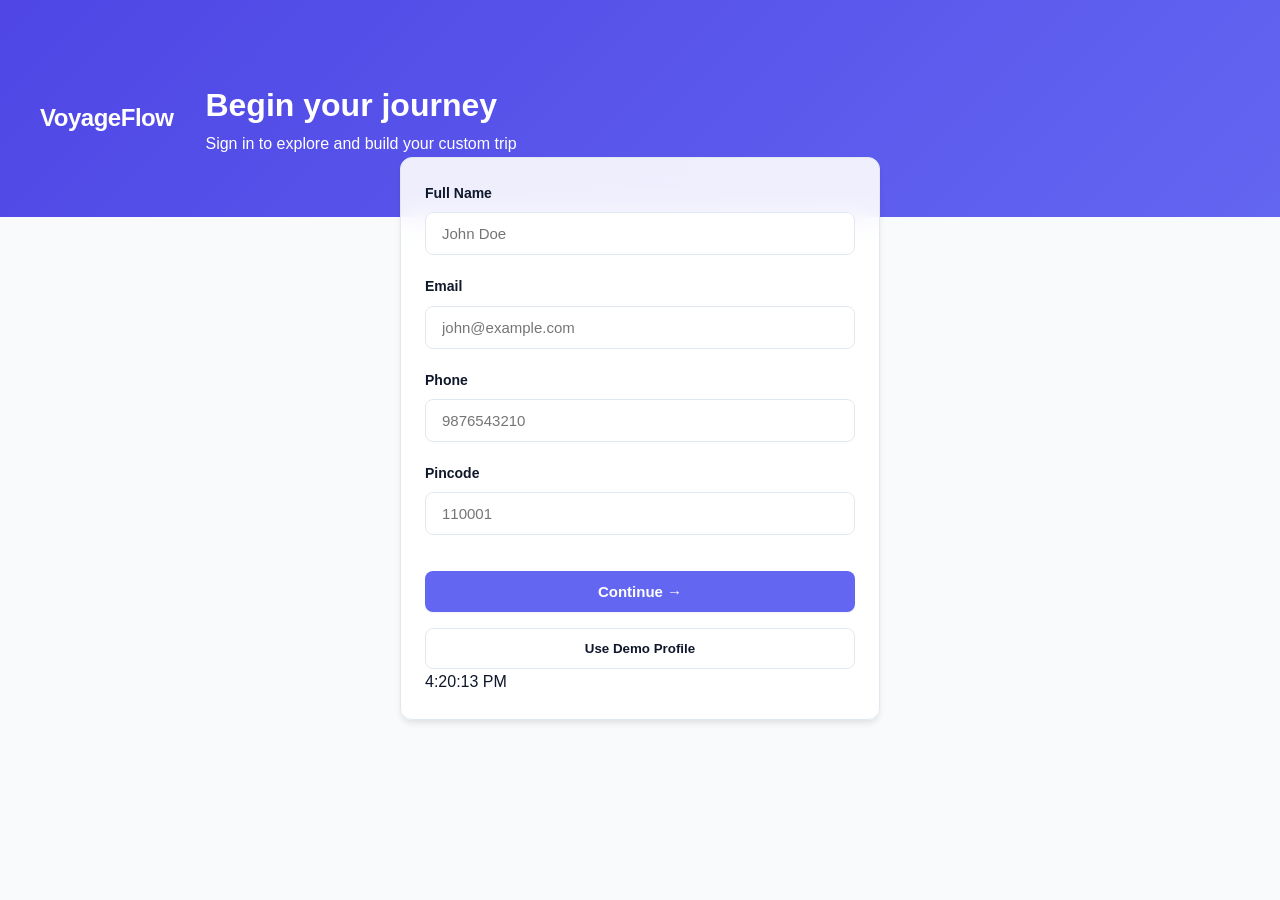
<file: index.html>
<!DOCTYPE html>
<html lang="en">
<head>
  <meta charset="utf-8" />
  <meta name="viewport" content="width=device-width,initial-scale=1" />
  <title>VoyageFlow — Register</title>
  <link rel="stylesheet" href="assets/styles.css">
</head>
<body class="page page-center">

  <div class="parallax-bg"></div>

  <header class="landing-hero fade-in">
    <div class="hero-inner fade-seq">
      <div class="brand">VoyageFlow</div>
      <div>
        <h1 class="title-xl">Begin your journey</h1>
        <p class="muted">Sign in to explore and build your custom trip</p>
      </div>
    </div>
  </header>

  <main class="card glass-card rise fade-up fade-seq">
    <form id="registerForm" autocomplete="off" onsubmit="return false;">

      <div class="form-row">
        <label for="nameInput">Full Name</label>
        <input id="nameInput" type="text" placeholder="John Doe">
        <div id="nameError" class="error"></div>
      </div>

      <div class="form-row">
        <label for="emailInput">Email</label>
        <input id="emailInput" type="email" placeholder="john@example.com">
        <div id="emailError" class="error"></div>
      </div>

      <div class="form-row">
        <label for="phoneInput">Phone</label>
        <input id="phoneInput" maxlength="10" placeholder="9876543210">
        <div id="phoneError" class="error"></div>
      </div>

      <div class="form-row">
        <label for="pincodeInput">Pincode</label>
        <input id="pincodeInput" maxlength="6" placeholder="110001">
        <div id="pincodeError" class="error"></div>
      </div>

      <button id="continueBtn" class="btn-primary full">Continue →</button>
      <button id="demoBtn" class="btn-secondary full">Use Demo Profile</button>

      <div id="clock" class="muted clock"></div>
    </form>
  </main>

  <script src="assets/shared.js"></script>
  <script src="assets/register.js"></script>
</body>
</html>
</file>
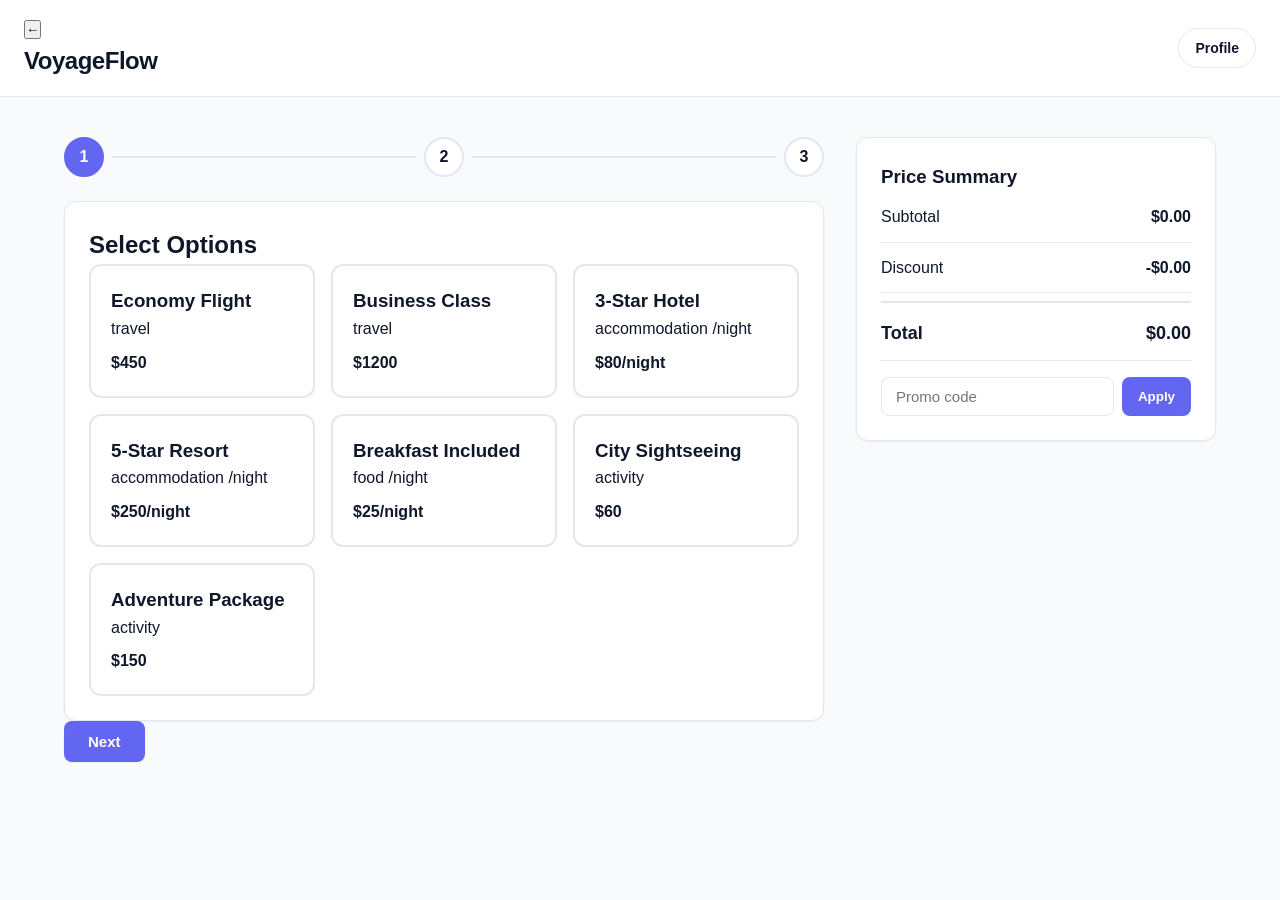
<file: calculator.html>
<!DOCTYPE html>
<html lang="en">
<head>
  <meta charset="utf-8" />
  <meta name="viewport" content="width=device-width,initial-scale=1" />
  <title>VoyageFlow — Builder</title>
  <link rel="stylesheet" href="assets/styles.css">
</head>
<body class="page">

  <nav class="nav glass-nav fade-in">
    <div class="nav-left">
      <button class="back-btn" id="backBtn">←</button>
      <div class="brand">VoyageFlow</div>
    </div>
    <div class="nav-right">
      <div id="profileNameCalc" class="profile-pill">Profile</div>
    </div>
  </nav>

  <main class="builder-layout fade-seq">

    <section class="builder-left">
      <div class="stepper">
        <div class="dot active" id="dot1">1</div>
        <div class="line"></div>
        <div class="dot" id="dot2">2</div>
        <div class="line"></div>
        <div class="dot" id="dot3">3</div>
      </div>

      <div id="step1" class="step-box">
        <h2>Select Options</h2>
        <div id="optionsGrid" class="option-grid"></div>
      </div>

      <div id="step2" class="step-box hidden">
        <h2>Trip Details</h2>

        <div class="form-row">
          <label>Start Date</label>
          <input id="startDate" type="date">
        </div>

        <div class="form-row">
          <label>End Date</label>
          <input id="endDate" type="date">
        </div>

        <div class="form-row">
          <label>Travelers</label>
          <div class="counter">
            <button id="travMinus">−</button>
            <div id="travelerCount">1</div>
            <button id="travPlus">+</button>
          </div>
        </div>
      </div>

      <div id="step3" class="step-box hidden">
        <h2>Review</h2>
        <div id="reviewList" class="review"></div>
      </div>

      <div class="action-row">
        <button id="prevBtn" class="btn-secondary hidden">Previous</button>
        <button id="nextBtn" class="btn-primary disabled">Next</button>
        <button id="confirmBtn" class="btn-primary hidden">Confirm</button>
      </div>
    </section>

    <aside class="builder-right glass-card slide-in">
      <h3>Price Summary</h3>

      <div class="summary-row">
        <span>Subtotal</span><strong id="subtotal">$0.00</strong>
      </div>

      <div class="summary-row hidden" id="discountRow">
        <span>Discount</span><strong id="discountAmt">-$0.00</strong>
      </div>

      <div class="summary-row total">
        <span>Total</span><strong id="total">$0.00</strong>
      </div>

      <div class="promo">
        <input id="promoInput" placeholder="Promo code">
        <button id="applyPromoBtn" class="btn-secondary">Apply</button>
      </div>
    </aside>

  </main>

  <div id="confirmModal" class="modal hidden">
    <div class="modal-box pop">
      <h2>Booking Confirmed</h2>
      <p id="modalSummary" class="muted"></p>
      <button id="finishBtn" class="btn-primary full">Back to Explore</button>
    </div>
  </div>

  <script src="assets/shared.js"></script>
  <script src="assets/calculator.js"></script>
</body>
</html>
</file>
<file: assets/styles.css>
:root{
  --accent1:#4f46e5;
  --accent2:#6366f1;
  --accent3:#818cf8;
  --bg:#f8fafc;
  --card:#ffffff;
  --glass:rgba(255,255,255,0.9);
  --muted:#64748b;
  --text:#0f172a;
  --border:#e2e8f0;
  --radius:12px;
  --shadow-sm:0 1px 2px 0 rgba(0,0,0,0.05);
  --shadow-md:0 4px 6px -1px rgba(0,0,0,0.1);
  --shadow-lg:0 10px 15px -3px rgba(0,0,0,0.1);
  --shadow-xl:0 20px 25px -5px rgba(0,0,0,0.1);
  --transition-fast:150ms cubic-bezier(0.4,0,0.2,1);
  --transition-base:200ms cubic-bezier(0.4,0,0.2,1);
  --transition-slow:300ms cubic-bezier(0.4,0,0.2,1);
}

*{
  box-sizing:border-box;
  margin:0;
  padding:0;
}

body{
  font-family:-apple-system,BlinkMacSystemFont,'Segoe UI',Roboto,'Helvetica Neue',Arial,sans-serif;
  background:var(--bg);
  color:var(--text);
  line-height:1.6;
  -webkit-font-smoothing:antialiased;
  -moz-osx-font-smoothing:grayscale;
}

/* Simple, professional animations */
@keyframes fadeIn{
  from{opacity:0}
  to{opacity:1}
}

@keyframes slideUp{
  from{
    opacity:0;
    transform:translateY(12px);
  }
  to{
    opacity:1;
    transform:translateY(0);
  }
}

@keyframes scaleIn{
  from{
    opacity:0;
    transform:scale(0.96);
  }
  to{
    opacity:1;
    transform:scale(1);
  }
}

.page > *{
  animation:fadeIn var(--transition-slow) ease-out;
}

.fade-seq>*{
  opacity:0;
  animation:slideUp 400ms ease-out forwards;
}
.fade-seq>*:nth-child(1){animation-delay:50ms}
.fade-seq>*:nth-child(2){animation-delay:100ms}
.fade-seq>*:nth-child(3){animation-delay:150ms}
.fade-seq>*:nth-child(4){animation-delay:200ms}
.fade-seq>*:nth-child(5){animation-delay:250ms}

/* Hero Section */
.landing-hero{
  padding:80px 24px 60px;
  background:linear-gradient(135deg,var(--accent1) 0%,var(--accent2) 100%);
  color:white;
  display:flex;
  justify-content:center;
  position:relative;
}

.hero-inner{
  max-width:1200px;
  width:100%;
  display:flex;
  gap:32px;
  align-items:center;
}

.brand{
  font-weight:700;
  font-size:24px;
  letter-spacing:-0.02em;
}

/* Cards */
.card{
  max-width:480px;
  margin:-60px auto 32px;
  background:var(--card);
  border-radius:var(--radius);
  padding:32px;
  box-shadow:var(--shadow-xl);
  border:1px solid var(--border);
  animation:slideUp 400ms ease-out;
}

.glass-card{
  background:var(--glass);
  backdrop-filter:blur(12px);
  border-radius:var(--radius);
  padding:24px;
  box-shadow:var(--shadow-md);
  border:1px solid var(--border);
}

/* Forms */
.form-row{
  margin-bottom:20px;
}

label{
  font-weight:600;
  font-size:14px;
  margin-bottom:8px;
  display:block;
  color:var(--text);
}

input,textarea{
  width:100%;
  padding:12px 16px;
  border-radius:8px;
  border:1px solid var(--border);
  background:white;
  font-size:15px;
  transition:border-color var(--transition-base),box-shadow var(--transition-base);
}

input:focus,textarea:focus{
  outline:none;
  border-color:var(--accent2);
  box-shadow:0 0 0 3px rgba(99,102,241,0.1);
}

.error{
  color:#dc2626;
  font-size:13px;
  margin-top:6px;
}

/* Buttons */
.btn-primary{
  background:var(--accent2);
  color:white;
  padding:12px 24px;
  border-radius:8px;
  border:none;
  font-weight:600;
  font-size:15px;
  cursor:pointer;
  transition:all var(--transition-base);
  box-shadow:var(--shadow-sm);
}

.btn-primary:hover{
  background:var(--accent1);
  box-shadow:var(--shadow-md);
  transform:translateY(-1px);
}

.btn-primary:active{
  transform:translateY(0);
  box-shadow:var(--shadow-sm);
}

.btn-primary:disabled{
  opacity:0.5;
  cursor:not-allowed;
  transform:none;
}

.btn-secondary{
  background:white;
  color:var(--text);
  border:1px solid var(--border);
  padding:12px 24px;
  border-radius:8px;
  font-weight:600;
  cursor:pointer;
  transition:all var(--transition-base);
}

.btn-secondary:hover{
  border-color:var(--accent2);
  color:var(--accent2);
  box-shadow:var(--shadow-sm);
}

.full{
  width:100%;
  margin-top:16px;
}

/* Navigation */
.nav{
  display:flex;
  align-items:center;
  justify-content:space-between;
  padding:16px 24px;
  background:rgba(255,255,255,0.95);
  backdrop-filter:blur(10px);
  position:sticky;
  top:0;
  z-index:50;
  border-bottom:1px solid var(--border);
  transition:box-shadow var(--transition-base);
}

.nav.scrolled{
  box-shadow:var(--shadow-md);
}

.search{
  padding:10px 16px;
  border-radius:8px;
  border:1px solid var(--border);
  min-width:240px;
}

.profile-pill{
  background:white;
  padding:8px 16px;
  border-radius:9999px;
  border:1px solid var(--border);
  font-weight:600;
  font-size:14px;
  transition:all var(--transition-base);
}

.profile-pill:hover{
  border-color:var(--accent2);
  color:var(--accent2);
}

/* Grid Sections */
.grid-section{
  max-width:1200px;
  margin:40px auto;
  padding:0 24px;
}

.header-row{
  display:flex;
  align-items:center;
  justify-content:space-between;
  flex-wrap:wrap;
  margin-bottom:24px;
}

.filter-row{
  display:flex;
  gap:8px;
  flex-wrap:wrap;
}

.chip{
  padding:8px 16px;
  border-radius:9999px;
  background:white;
  border:1px solid var(--border);
  cursor:pointer;
  font-weight:600;
  font-size:14px;
  transition:all var(--transition-base);
}

.chip:hover{
  border-color:var(--accent2);
  background:rgba(99,102,241,0.05);
}

.chip.active{
  background:var(--accent2);
  color:white;
  border-color:var(--accent2);
}

.cards-grid{
  display:grid;
  grid-template-columns:repeat(auto-fill,minmax(280px,1fr));
  gap:24px;
}

/* Card Box */
.card-box{
  background:white;
  border-radius:var(--radius);
  overflow:hidden;
  border:1px solid var(--border);
  cursor:pointer;
  transition:all var(--transition-base);
}

.card-box:hover{
  box-shadow:var(--shadow-lg);
  transform:translateY(-4px);
  border-color:transparent;
}

.card-box img{
  width:100%;
  height:180px;
  object-fit:cover;
  transition:transform var(--transition-slow);
}

.card-box:hover img{
  transform:scale(1.05);
}

.card-body{
  padding:16px;
}

.card-body h3{
  font-size:16px;
  font-weight:600;
  margin-bottom:8px;
  color:var(--text);
}

.card-body p{
  font-size:14px;
  color:var(--muted);
  line-height:1.5;
}

/* Loading Skeleton */
.shimmer-card{
  height:280px;
  border-radius:var(--radius);
  background:linear-gradient(90deg,#f1f5f9 0%,#e2e8f0 50%,#f1f5f9 100%);
  background-size:200% 100%;
  animation:shimmer 1.5s ease-in-out infinite;
  border:1px solid var(--border);
}

@keyframes shimmer{
  0%{background-position:200% 0}
  100%{background-position:-200% 0}
}

/* Modal */
.modal{
  position:fixed;
  inset:0;
  display:flex;
  align-items:center;
  justify-content:center;
  background:rgba(0,0,0,0.5);
  backdrop-filter:blur(4px);
  z-index:100;
  animation:fadeIn var(--transition-base);
}

.hidden{
  display:none;
}

.modal-box{
  width:calc(100% - 32px);
  max-width:640px;
  background:white;
  border-radius:var(--radius);
  padding:24px;
  box-shadow:var(--shadow-xl);
  animation:scaleIn var(--transition-slow) ease-out;
  position:relative;
}

.modal-img{
  width:100%;
  height:280px;
  object-fit:cover;
  border-radius:8px;
  margin-bottom:16px;
}

.close-btn{
  position:absolute;
  right:16px;
  top:16px;
  width:32px;
  height:32px;
  border:none;
  background:rgba(0,0,0,0.05);
  border-radius:50%;
  cursor:pointer;
  display:flex;
  align-items:center;
  justify-content:center;
  font-size:20px;
  transition:background var(--transition-base);
}

.close-btn:hover{
  background:rgba(0,0,0,0.1);
}

/* Builder Layout */
.builder-layout{
  max-width:1200px;
  margin:40px auto;
  padding:0 24px;
  display:grid;
  grid-template-columns:1fr 360px;
  gap:32px;
}

.stepper{
  display:flex;
  align-items:center;
  margin-bottom:24px;
}

.dot{
  width:40px;
  height:40px;
  border-radius:50%;
  border:2px solid var(--border);
  display:flex;
  align-items:center;
  justify-content:center;
  font-weight:600;
  background:white;
  transition:all var(--transition-base);
}

.dot.active{
  background:var(--accent2);
  color:white;
  border-color:var(--accent2);
}

.line{
  height:2px;
  flex:1;
  background:var(--border);
  margin:0 8px;
}

.step-box{
  background:white;
  padding:24px;
  border-radius:var(--radius);
  border:1px solid var(--border);
  box-shadow:var(--shadow-sm);
}

.option-grid{
  display:grid;
  grid-template-columns:repeat(auto-fit,minmax(200px,1fr));
  gap:16px;
}

.option-card{
  padding:20px;
  border-radius:var(--radius);
  background:white;
  border:2px solid var(--border);
  cursor:pointer;
  transition:all var(--transition-base);
}

.option-card:hover{
  border-color:var(--accent2);
  box-shadow:var(--shadow-md);
}

.option-card.selected{
  border-color:var(--accent2);
  background:rgba(99,102,241,0.05);
}

.counter{
  display:flex;
  align-items:center;
  gap:16px;
}

.counter button{
  width:36px;
  height:36px;
  border-radius:8px;
  border:1px solid var(--border);
  background:white;
  font-size:18px;
  cursor:pointer;
  transition:all var(--transition-base);
}

.counter button:hover{
  background:var(--accent2);
  color:white;
  border-color:var(--accent2);
}

.counter span{
  min-width:40px;
  text-align:center;
  font-weight:600;
  font-size:18px;
}

.builder-right{
  position:sticky;
  top:90px;
  height:fit-content;
  background:white;
  padding:24px;
  border-radius:var(--radius);
  border:1px solid var(--border);
  box-shadow:var(--shadow-sm);
}

.summary-row{
  display:flex;
  justify-content:space-between;
  padding:12px 0;
  border-bottom:1px solid var(--border);
}

.summary-row:last-child{
  border-bottom:none;
}

.summary-row.total{
  font-weight:700;
  font-size:18px;
  margin-top:8px;
  padding-top:16px;
  border-top:2px solid var(--border);
}

.promo{
  display:flex;
  gap:8px;
  margin-top:16px;
}

.promo input{
  flex:1;
  padding:10px 14px;
  border-radius:8px;
  border:1px solid var(--border);
}

.promo button{
  padding:10px 16px;
  background:var(--accent2);
  color:white;
  border:none;
  border-radius:8px;
  font-weight:600;
  cursor:pointer;
  transition:all var(--transition-base);
}

.promo button:hover{
  background:var(--accent1);
}

/* Responsive */
@media(max-width:980px){
  .builder-layout{
    grid-template-columns:1fr;
  }
  .builder-right{
    position:static;
  }
  .cards-grid{
    grid-template-columns:repeat(auto-fill,minmax(240px,1fr));
  }
}

@media(max-width:640px){
  .landing-hero{
    padding:60px 16px 40px;
  }
  .card{
    padding:24px;
    margin:-40px 16px 24px;
  }
  .grid-section{
    padding:0 16px;
  }
}
</file>
